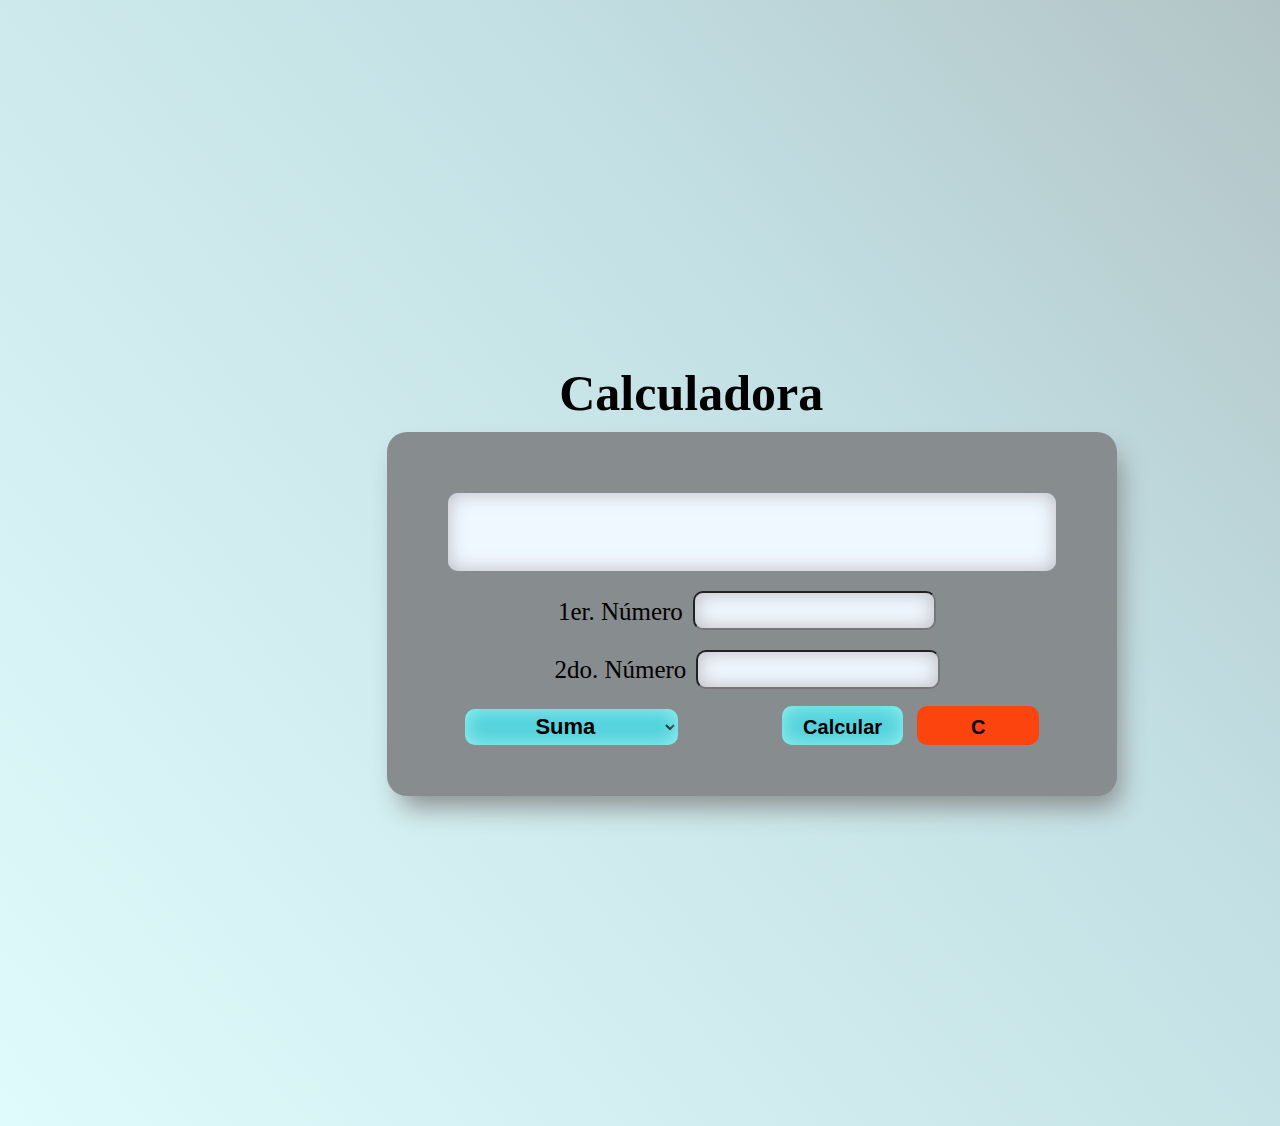
<file: Calculadora Simple JS/index.html>
<DOCTYPE html!>

<html lang="es">
    <head>
        <link rel="stylesheet" href="style.css">
    </head>
    <body>
        <main>
            <h1>Calcu<span>ladora</span></h1>
            <div class="container">
                <div class="screen" id="screen" ></div>
                <div class="entry">
                    <label for="f-operand" class="operand"
                    >1er. Número<input type="number" id="f-operand" class="operand"></label><br>
                    <label for="s-operand" class="operand"
                    >2do. Número<input type="number" id="s-operand" class="operand"></label>
                    <br>
                    <select id="operator" class="operator">
                        <option value="Suma">Suma</option>
                        <option value="Resta">Resta</option>
                        <option value="Multiplicación">Multiplicación</option>
                        <option value="División">División</option>
                    </select>
                    <button id="btn-calculate" class="btn-calculate">Calcular</button>
                    <button id="btn-clear" class="btn-clear">C</button>
                </div>
            </div>
        </main>
        <script src="index.js"></script>
    </body>
</html>
</file>
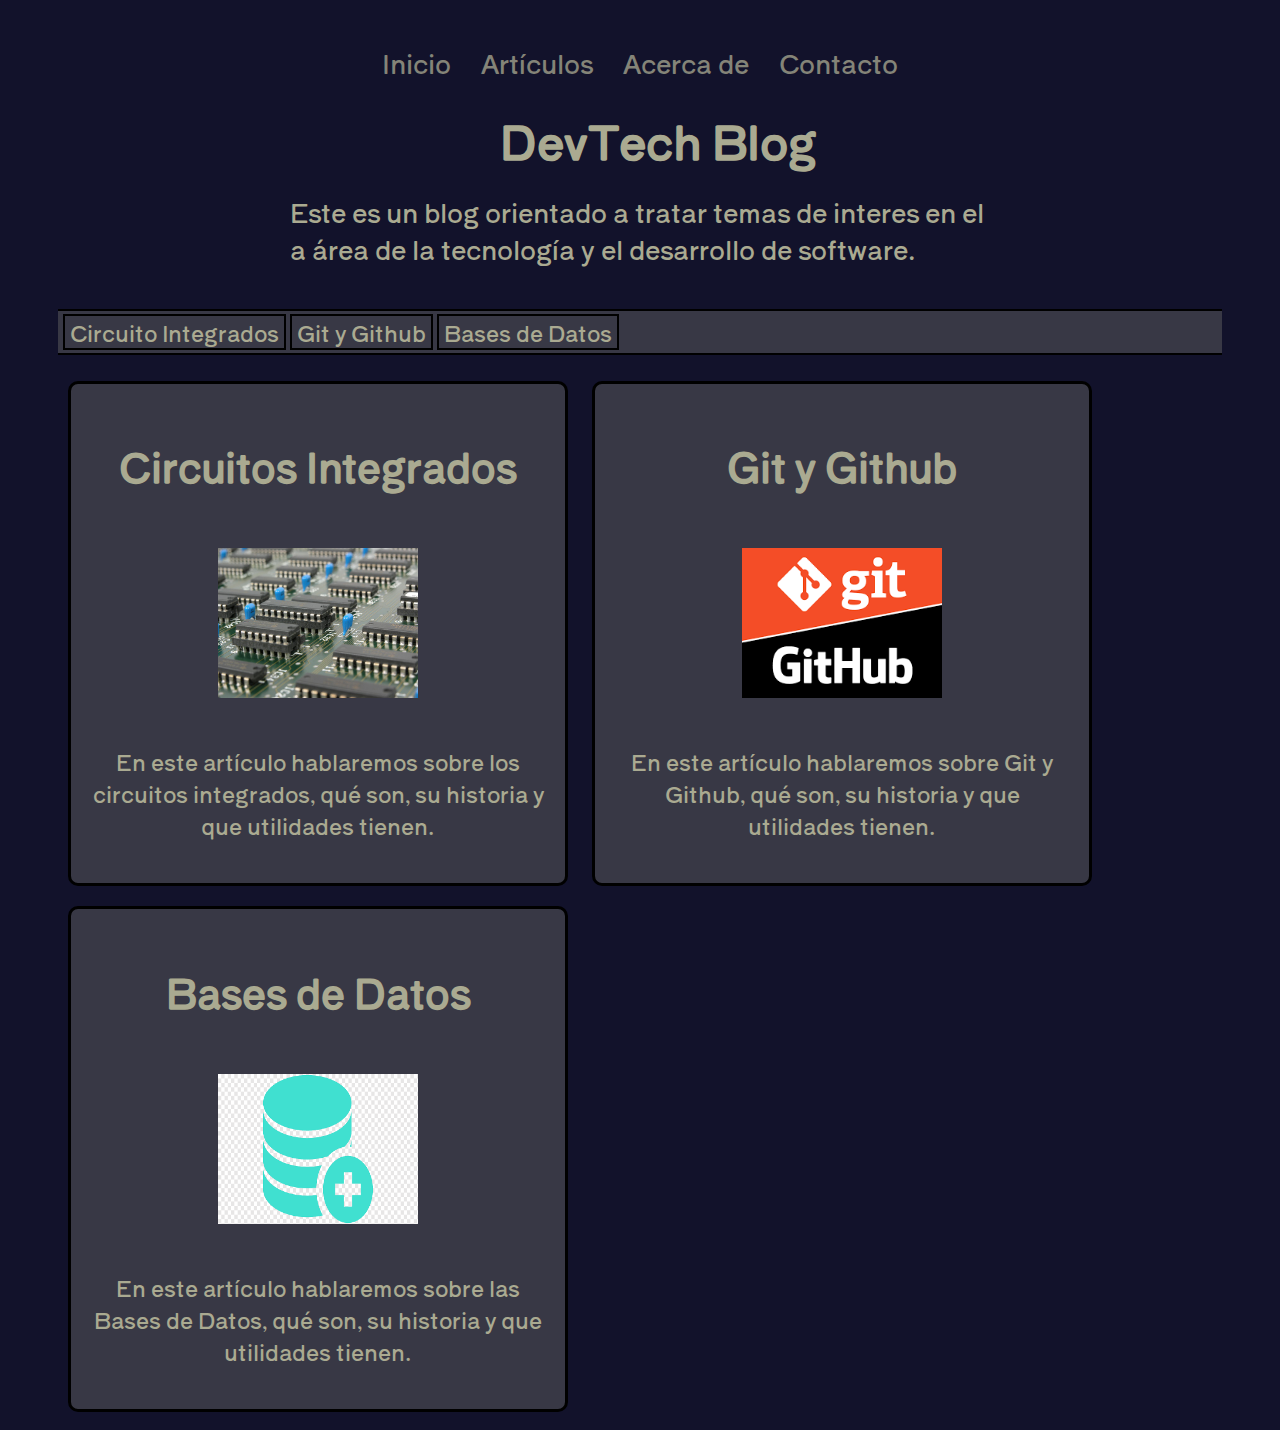
<file: Crear una página de inicio de un blog/index.html>
<!DOCTYPE html>
<html lang="es">
    <head>
        <meta charset="UTF-8">
        <title>DevTechBlog</title>
        <link rel="stylesheet" href="style.css">
        <link rel="preconnect" href="https://fonts.googleapis.com">
        <link rel="preconnect" href="https://fonts.gstatic.com" crossorigin>
        <link href="https://fonts.googleapis.com/css2?family=Shippori+Antique+B1&display=swap" rel="stylesheet">
    </head>
    <body>
        <header>
            <nav>
                <ul>
                    <li class="secciones"><a href="" class="secciones">Inicio</a></li>
                    <li class="secciones"><a href="" class="secciones">Artículos</a></li>
                    <li class="secciones"><a href="" class="secciones">Acerca de</a></li>
                    <li class="secciones"><a href="" class="secciones">Contacto</a></li>
                </ul>
            </nav>
            <h1>DevTech Blog</h1>
            <p>
                Este es un blog orientado a tratar temas de interes en el a
                área de la tecnología y el desarrollo de software.
            </p>
        </header>
        <main>
            <ul class="articulos-title">
                <li class="titulos">Circuito Integrados</li>
                <li class="titulos">Git y Github</li>
                <li class="titulos">Bases de Datos</li>
            </ul>
            <section class="articulos">
                <article>
                    <h2>Circuitos Integrados</h2>
                    <img src="imagenes/chips.jpg">
                    <p>En este artículo hablaremos sobre los circuitos integrados, qué son, su historia y que utilidades tienen.</p>
                </article>
                <article>
                    <h2>Git y Github</h2>
                    <img src="imagenes/git.png">
                    <p>En este artículo hablaremos sobre Git y Github, qué son, su historia y que utilidades tienen.</p>
                </article>
                <article>
                    <h2>Bases de Datos</h2>
                    <img src="imagenes/BD.png">
                    <p>En este artículo hablaremos sobre las Bases de Datos, qué son, su historia y que utilidades tienen.</p>
                </article>
            </section>
        </main>
    </body>
</html>
</file>
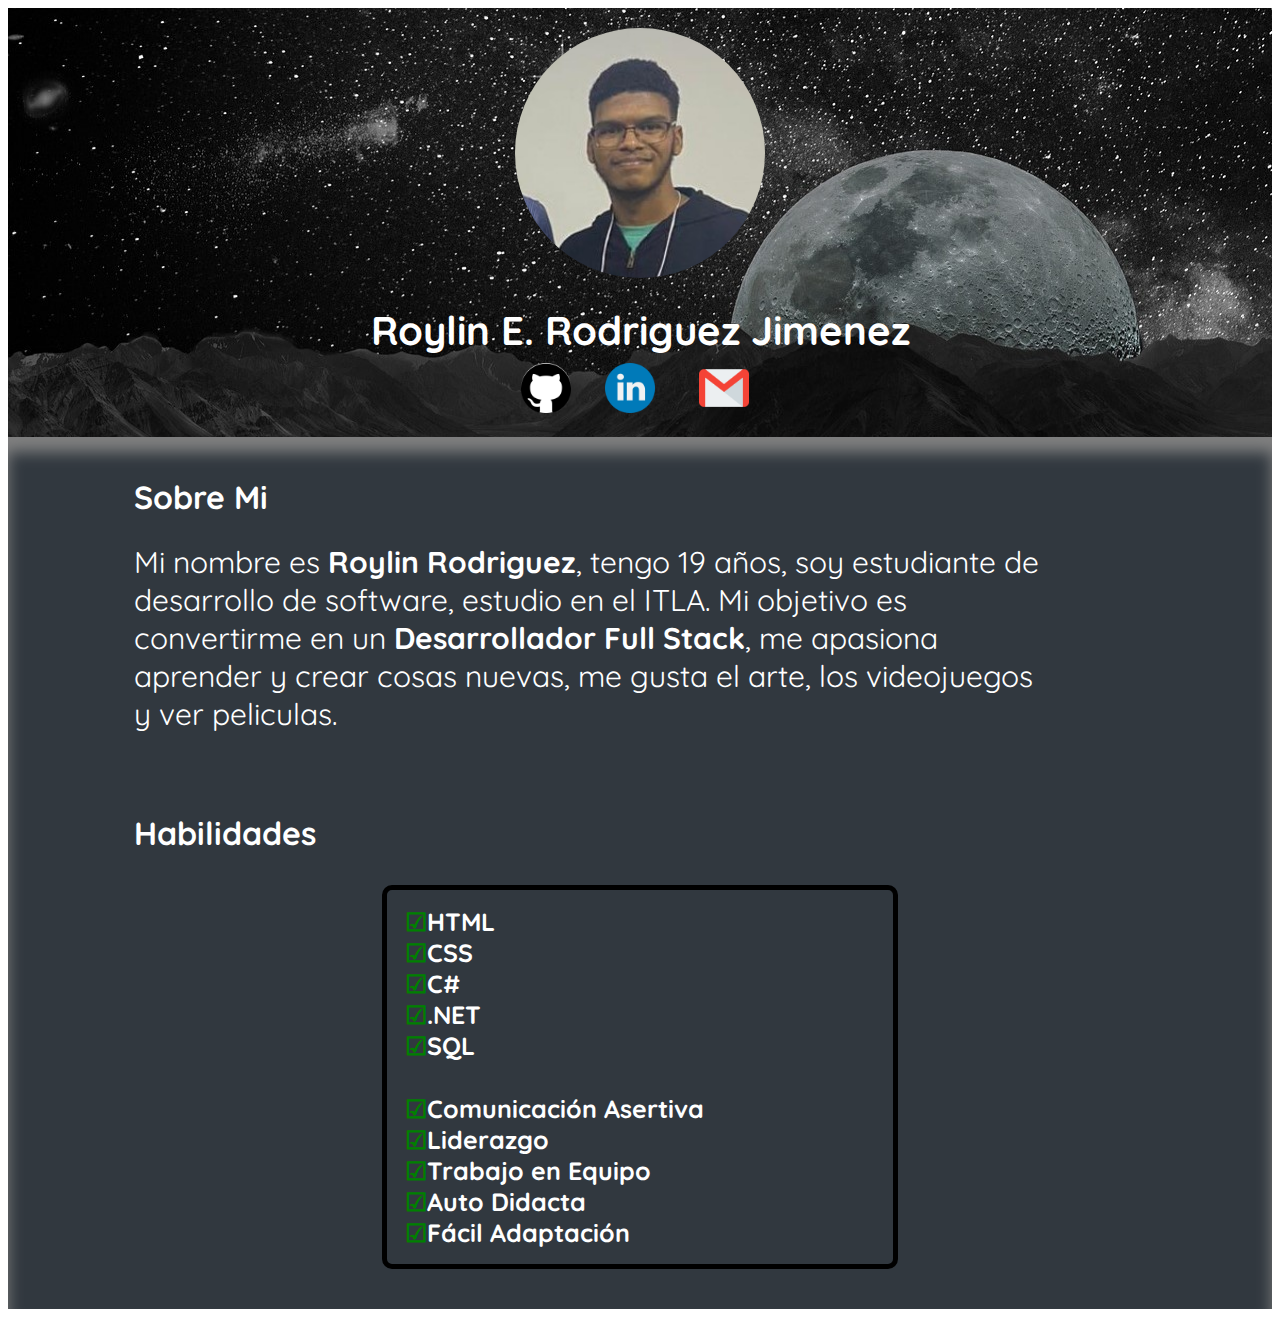
<file: Creación de una página de perfil personal/perfil.html>
<!DOCTYPE html>

<html lang="es">
    <head>
        <meta charset="UTF-8">
        <title>Perfil</title>
        <link rel="stylesheet" href="style.css">
        <link rel="preconnect" href="https://fonts.googleapis.com">
        <link rel="preconnect" href="https://fonts.gstatic.com" crossorigin>
        <link href="https://fonts.googleapis.com/css2?family=Montserrat:wght@300&family=Quicksand:wght@300&display=swap" rel="stylesheet">
    </head>
    <body>
        <div class="fondo">
            <section class="bloque-titulo">
                <img src="imagenes/Photo.jfif" class="imagen">
                <h1 class="titulo-principal">Roylin E. Rodriguez Jimenez</h1>
                <ul>
                    <li ><a href="https://github.com/ElRoy14"><img src="imagenes/github.png" class="redes"></a></li>
                    <li ><a class="redes" href="https://www.linkedin.com/in/roylinrodriguez/"><img src="imagenes/linkedin.png" class="redes"></a></li>
                    <li ><a class="redes" href="mailto:Roylinrodiguez5@gmail.com"><img src="imagenes//gmail.png" class="redes"></a></li>
                </ul>
            </section>
        </div>
        <div class="bloque-info">
            <section class="sobreMi">
                <h2 class="titulo" >Sobre Mi</h2>
                <p>Mi nombre es <strong>Roylin Rodriguez</strong>, tengo 19 años, soy estudiante de desarrollo de software,
                    estudio en el ITLA. Mi objetivo es convertirme en un <strong>Desarrollador Full Stack</strong>,
                    me apasiona aprender y crear cosas nuevas, me gusta el arte, los videojuegos y ver peliculas. 
                </p>
            </section>
            <section class="bloque-habilidades">
                <h3 class="titulo" >Habilidades</h3>
                <div class="listas-habilidades">
                    <ul class="tecnologias">
                        <li class="habilidades">HTML</li>
                        <li class="habilidades">CSS</li>
                        <li class="habilidades">C#</li>
                        <li class="habilidades">.NET</li>
                        <li class="habilidades">SQL</li>
                    </ul>
                    <ul>
                        <li class="habilidades">Comunicación Asertiva</li>
                        <li class="habilidades">Liderazgo</li>
                        <li class="habilidades">Trabajo en Equipo</li>
                        <li class="habilidades">Auto Didacta</li>
                        <li class="habilidades">Fácil Adaptación</li>
                    </ul>
                </div>
            </section>
        </div>
    </body>
</html>
</file>
<file: Calculadora Simple JS/style.css>
/*
52D1DC
475B5A
8D8E8E
A3A9AA
BBBBBF
*/

body{
    background: linear-gradient(50deg,
    #E0FBFC, #C2DFE3, #A3A9AA, #9DB4C0, #5C6B73, #253237);
    background-size: 500%;
    animation: fanimado 10s infinite;
}

main{
    display: flex;
    flex-direction: column;
    text-align: center;
    width: 38em;
    height: 23em;
    justify-content: center;
    margin: 30%;
    
}
h1{
    font-size: 50px;
    margin-bottom: .2em;
    color: #000000;
}
.container{
    display: flex;
    flex-direction: column;
    width: 100%;
    height: 102%;
    padding: 10%;
    background-color: #878C8F;
    border-radius: 20px;
    box-shadow: 8px 16px 26px -5px #8D8E8E;
}
.screen{
    background-color: aliceblue;
    height: 20%;
    margin-bottom: 10px;
    padding: .3em;
    text-align: right;
    font-size: 50px;
    border-radius: 10px;
    box-shadow: 8px 16px 12px 1px #BBBBBF;
    box-shadow: inset 0 0 20px #BBBBBF;
}
.entry{
    display: flexbox;
    flex-direction: column;
    width: 100%;
    height: 20%;
}
.operand, #f-operand, #s-operand{
    width: 40%;
    height: 80%;
    margin: 10px;
    padding: .5em;
    font-size: 25px;
    border-radius: 10px;
}
#f-operand, #s-operand{
    background-color: aliceblue;
    box-shadow: inset 0 0 20px #BBBBBF;
}
.operator{
    text-align: center;
    width: 35%;
    height: 75%;
    margin: 10px 100px 0 0;
    font-size: 22px;
    font-weight: bold;
    border-radius: 10px;
    background-color: #52D1DC;
    border-style: none;
    box-shadow: inset 0 0 20px #9BF3F0;
}
.btn-calculate{
    width: 20%;
    height: 80%;
    padding: .5em;
    font-size: 20px;
    font-weight: bold;
    border-radius: 10px;
    background-color: #52D1DC;
    border-style: none;
    box-shadow: inset 0 0 20px #9BF3F0;
    transition: 1.5s;
}
.btn-calculate:hover{
    transform: scale(1.1);
}
.btn-clear{
    width: 20%;
    height: 80%;
    margin-left: 10px;
    padding: .5em;
    font-size: 20px;
    border-radius: 10px;
    background-color: #FC440F;
    border-style: none;
    font-weight: bold;
    transition: 1.5s;
}
.btn-clear:hover{
    transform: scale(1.1);
}
@keyframes fanimado{
    0%{
        background-position: 0% 50%;
    }
    50%{
        background-position: 100% 50%;
    }
    100%{
        background-position: 0% 50%;
    }
}
</file>
<file: Crear una página de inicio de un blog/style.css>
body{
    font-family: 'Shippori Antique B1', sans-serif;
    background-color: #12122b;
    color: #aaaa91;
    padding: 0 50px;
}
header{
    display: grid;
    justify-content: center;
    align-items: center;
}
nav ul{
    display: flex;
    padding-inline-start: 0;
    justify-content: center;
}
nav li{
    display: inline;
    padding: 0 15px;
    margin-top: 20px;
    font-size: 26px;
}
h1{
    width: 320px;
    padding: 0 30% 0 30%;
    font-size: 46px;
    margin-bottom: 10px ;
    margin-top: 10px;
}
header p{
    width: 700px;
    font-size: 26px;
    margin-top: 10px;
}
.secciones{
    color: #848478;
    text-decoration: none;
}
.secciones:hover{
    transition: .2s;
    transform: scale(1.2);
    color: #383845;
    font-weight: bold;
    text-decoration: underline;
}
/*CSS articulos*/
.articulos{
    margin: 0 auto;
}
.articulos-title{
    border-top: 2px solid #000000 ;
    border-bottom: 2px solid #000000 ;
    padding: 5px;
    background: #383845;
}
.articulos-title li{
    display: inline;
    font-size: 22px;
    border: 2px solid #000000;
    padding: 0 5px 0 5px;
    background: #383845;
}
.articulos-title > .titulos:hover{
    transition: 0.5s;
    border-radius: 5px;
    background: #848478;
}
.articulos article{
    display: inline-block;
    width: 500px;
    text-align: center;
    padding: 20px;
    margin: 10px;
    vertical-align: top;
    box-sizing: border-box;
    border: 3px solid #000000;
    border-radius: 10px;
    background: #383845;
}
.articulos > article:hover{
    transition: .2s;
    border-color: #880606;
}
.articulos > article:hover h2{
    font-size: 300%;
}
.articulos h2{
    font-size: 250%;
}
.articulos img{
    width: 200px;
    height: 150px;
    margin: 20px;
    object-fit: fill;
    object-position: center;
}
.articulos p{
    width: 100%;
    font-size: 22px;
}
</file>
<file: Creación de una página de perfil personal/style.css>
body{
    font-family: 'Montserrat', sans-serif;
    font-family: 'Quicksand', sans-serif;
    color: #FFFFFF;
}
.fondo{
    background: url(imagenes/moon.jpg);
}
.bloque-titulo{
    display: grid;
    justify-content: center;
    padding: 20px 0;
}
.bloque-titulo ul{
    padding-inline-start: 0;
    margin-top: 0.2em;
    margin: 0 auto;
}
.bloque-titulo li{
    display: inline;
}
.imagen{
    width: 250px;
    height: 250px;
    border-radius: 50%;
    margin: 0 auto;
    object-fit: cover;
}
.titulo-principal{
    font-size: 2.5em;
    font-weight: bold;
    margin-bottom: 0.2em;
    color:white;
}
.redes {
    color: black;
    width: 50px;
    font-weight: bold;
    margin: 0 10px 0 10px;
    text-decoration: none;
}
.redes:hover{
    transform: scale(1.2);
}
.bloque-info{
    background: #31383F;
    box-shadow: inset 0 15px 15px grey;
}
.sobreMi{
    margin: 0 10%;
    padding: 40px 0;
}
.titulo{
    font-size: 2em;
    margin-top: 0;
}
.sobreMi p{
    font-size: 30px;
    margin: 0 10% 0 0;
}
.bloque-habilidades{
    margin: 0 10%;
    padding: 40px 0;
}
.bloque-habilidades ul{
    display: inline-block;
    /*padding-inline-start: 0;*/
}
.listas-habilidades{
    width: 50%;
    margin: 0 auto;
    border: 5px solid #000000;
    border-radius: 10px;
    transition: 0.5s;
}
.listas-habilidades:hover{
    box-shadow: 0 0 25px #000000;
    backdrop-filter: blur(30px);
}
.tecnologias{
    margin-right: 30%;
}
.habilidades{
    color: #FFFFFF;
    font-size: 25px;
    font-weight: bold;
    text-decoration: none;
}
.habilidades::marker{
    content: "☑";
    color: green;
}
</file>
